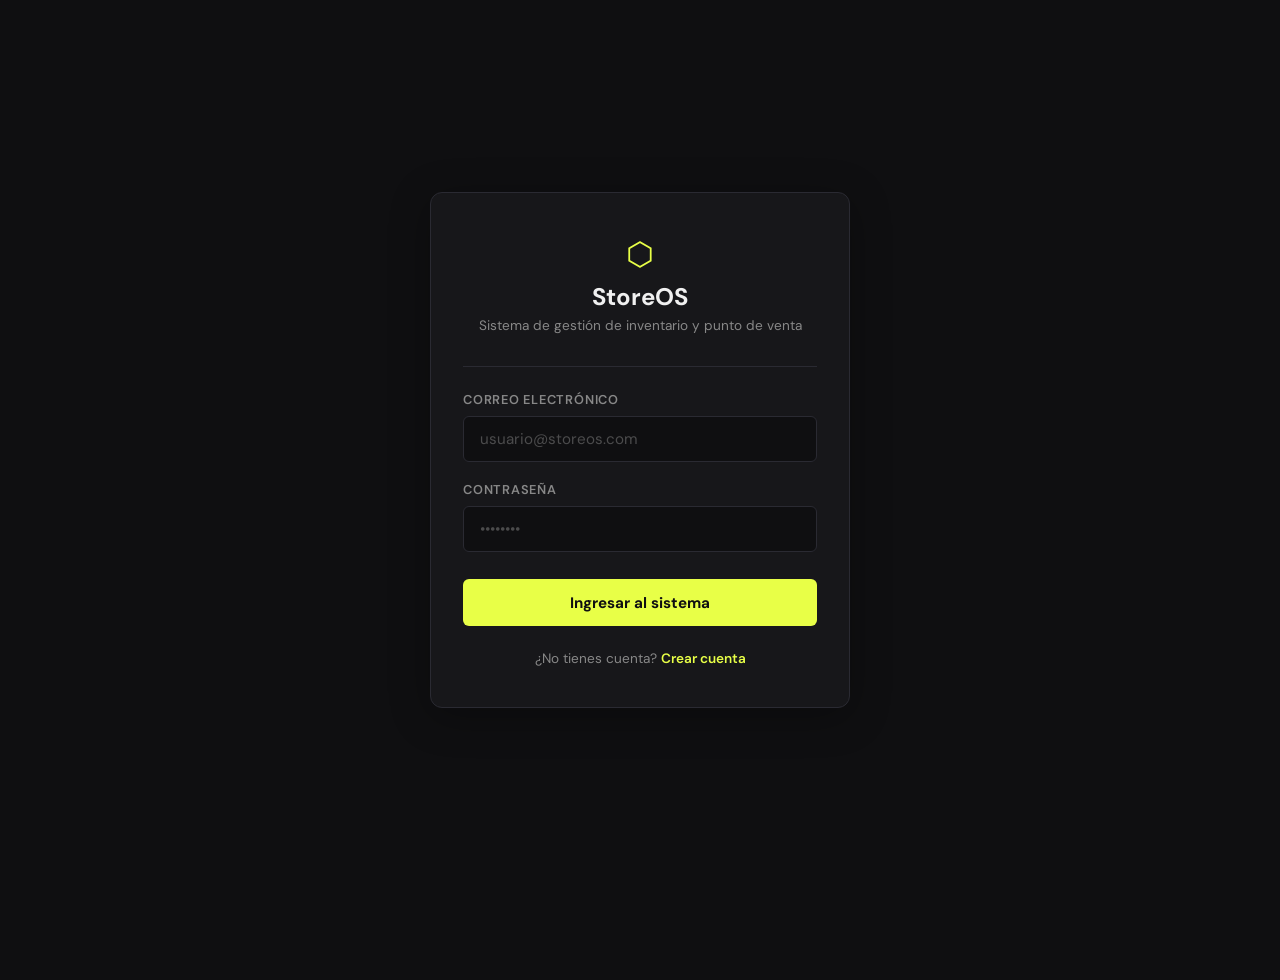
<file: index.html>
<!DOCTYPE html>
<html lang="es">
<head>
  <meta charset="UTF-8">
  <meta name="viewport" content="width=device-width, initial-scale=1.0">
  <title>Panel — StoreOS</title>
  <link rel="stylesheet" href="css/styles.css">
  <style>
    /* ── Panel usuario (bienvenida y sesión) ───────── */
    .panel-user-bar {
      display: flex;
      align-items: center;
      justify-content: space-between;
      gap: 1rem;
      flex-wrap: wrap;
      margin-bottom: 0.5rem;
    }

    .panel-user-info {
      display: flex;
      align-items: center;
      gap: 0.8rem;
    }

    .panel-avatar {
      width: 44px;
      height: 44px;
      background: var(--accent);
      border-radius: 50%;
      display: flex;
      align-items: center;
      justify-content: center;
      font-size: 1.2rem;
      font-weight: 700;
      color: var(--bg);
      flex-shrink: 0;
    }

    .panel-user-name {
      font-size: 1rem;
      font-weight: 600;
      color: var(--text);
    }

    .panel-user-role {
      font-size: 0.78rem;
      color: var(--text-muted);
      margin-top: 0.15rem;
    }

    .btn-logout {
      display: flex;
      align-items: center;
      gap: 0.4rem;
      padding: 0.5rem 1rem;
      background: transparent;
      border: 1px solid var(--border);
      border-radius: calc(var(--radius) / 2);
      color: var(--text-muted);
      font-size: 0.85rem;
      font-family: inherit;
      cursor: pointer;
      transition: border-color 0.2s, color 0.2s;
    }

    .btn-logout:hover {
      border-color: #e07070;
      color: #e07070;
    }

    .panel-admin-section {
      background: var(--surface);
      border: 1px solid var(--border);
      border-radius: var(--radius);
      padding: 1.5rem;
      margin-top: 2rem;
    }

    .panel-admin-section h2 {
      font-size: 1rem;
      font-weight: 700;
      color: var(--text);
      margin: 0 0 1rem;
      display: flex;
      align-items: center;
      gap: 0.5rem;
    }

    .usuarios-table {
      width: 100%;
      border-collapse: collapse;
      font-size: 0.88rem;
    }

    .usuarios-table th {
      text-align: left;
      padding: 0.6rem 0.8rem;
      font-size: 0.75rem;
      font-weight: 600;
      text-transform: uppercase;
      letter-spacing: 0.05em;
      color: var(--text-muted);
      border-bottom: 1px solid var(--border);
    }

    .usuarios-table td {
      padding: 0.7rem 0.8rem;
      color: var(--text);
      border-bottom: 1px solid var(--border);
    }

    .usuarios-table tr:last-child td { border-bottom: none; }

    .usuarios-table tr:hover td {
      background: rgba(255,255,255,0.02);
    }

    .tag-email {
      font-size: 0.78rem;
      color: var(--text-muted);
    }

    .btn-danger-sm {
      padding: 0.3rem 0.7rem;
      font-size: 0.78rem;
      background: transparent;
      border: 1px solid rgba(220,60,60,0.3);
      border-radius: 4px;
      color: #e07070;
      cursor: pointer;
      font-family: inherit;
      transition: background 0.2s;
    }

    .btn-danger-sm:hover { background: rgba(220,60,60,0.1); }

    .sin-usuarios {
      color: var(--text-muted);
      font-size: 0.9rem;
      text-align: center;
      padding: 1.5rem;
    }
  </style>
</head>
<body>

  <nav>
    <a href="panel.html" class="nav-brand">⬡ StoreOS</a>
    <a href="index.html">Dashboard</a>
    <a href="inventario.html">Inventario</a>
    <a href="caja.html">Caja</a>
    <a href="ventas.html">Ventas</a>
  </nav>

  <div class="page-header">
    <div class="panel-user-bar">
      <div class="panel-user-info">
        <div class="panel-avatar" id="avatar-inicial">U</div>
        <div>
          <div class="panel-user-name" id="bienvenida">Cargando...</div>
          <div class="panel-user-role">Usuario registrado · StoreOS</div>
        </div>
      </div>
      <button class="btn-logout" onclick="cerrarSesion()">
        ↩ Cerrar sesión
      </button>
    </div>
    <p>Gestiona tu sesión y los usuarios del sistema</p>
  </div>

  <!-- Accesos rápidos -->
  <div class="dashboard-grid">
    <a href="inventario.html" class="dash-card">
      <div class="dash-icon">📦</div>
      <h2>Inventario</h2>
      <p>Consulta y administra el stock de productos.</p>
      <span class="dash-link">Ir al inventario →</span>
    </a>
    <a href="caja.html" class="dash-card">
      <div class="dash-icon">🛒</div>
      <h2>Caja</h2>
      <p>Registra ventas y genera comprobantes.</p>
      <span class="dash-link">Abrir caja →</span>
    </a>
    <a href="ventas.html" class="dash-card">
      <div class="dash-icon">📊</div>
      <h2>Ventas</h2>
      <p>Revisa el historial de transacciones.</p>
      <span class="dash-link">Ver ventas →</span>
    </a>
  </div>


  <script src="js/panel.js"></script>
</body>
</html>
</file>
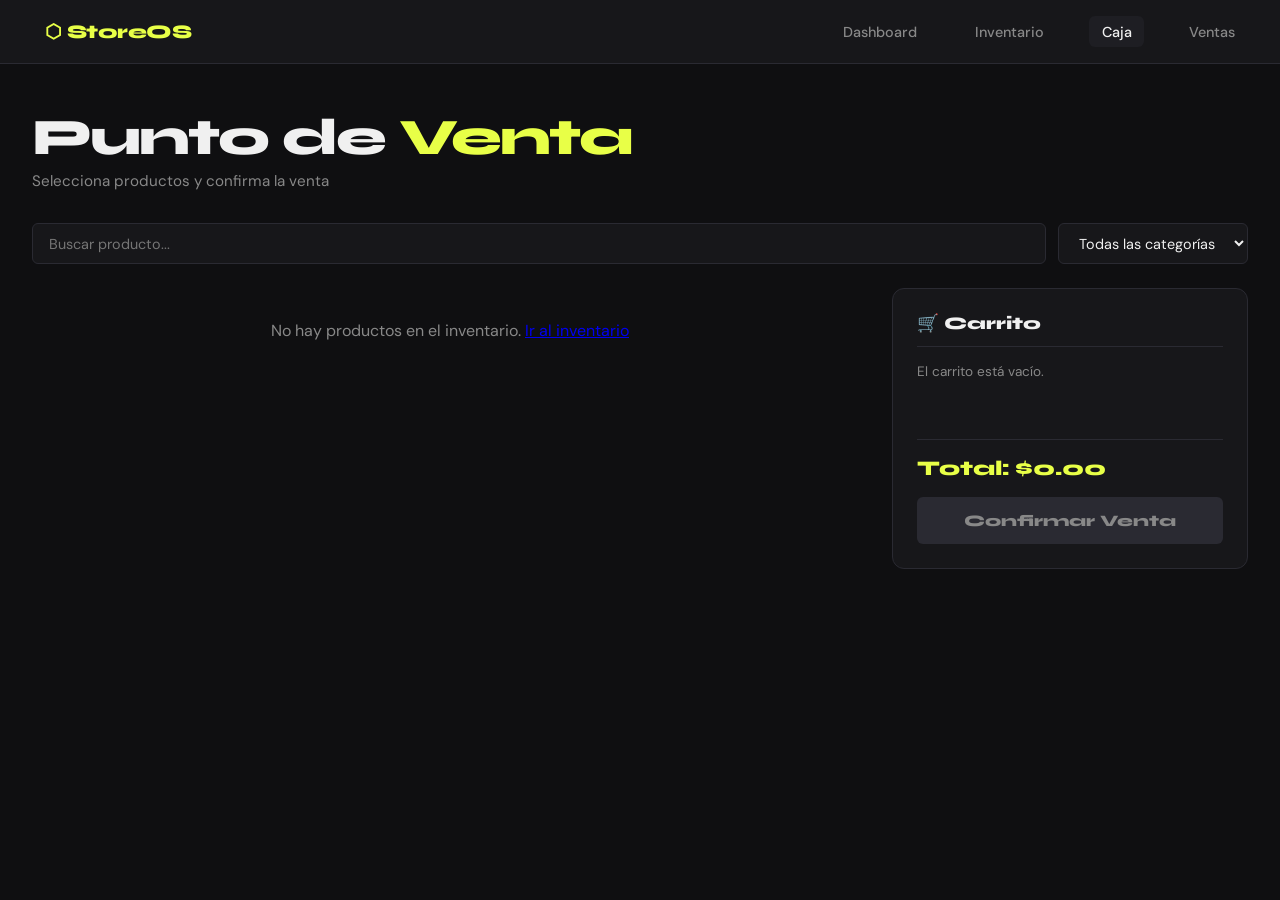
<file: caja.html>
<!DOCTYPE html>
<html lang="es">
<head>
  <meta charset="UTF-8">
  <meta name="viewport" content="width=device-width, initial-scale=1.0">
  <title>Caja — StoreOS</title>
  <link rel="stylesheet" href="css/styles.css">
</head>
<body>

  <nav>
    <a href="index.html" class="nav-brand">⬡ StoreOS</a>
    <a href="index.html">Dashboard</a>
    <a href="inventario.html">Inventario</a>
    <a href="caja.html" class="activo">Caja</a>
    <a href="ventas.html">Ventas</a>
  </nav>

  <div class="page-header">
    <h1>Punto de <span>Venta</span></h1>
    <p>Selecciona productos y confirma la venta</p>
  </div>

  <div class="controles">
    <input type="text" id="buscar-caja" placeholder="Buscar producto..." oninput="buscarProductosCaja()">
    <select id="filtroCategoriaCaja" onchange="filtrarCategoriaCaja()">
      <option value="">Todas las categorías</option>
    </select>
  </div>

  <div class="caja-layout">
    <div class="caja-productos">
      <div id="resultado-caja">
        <p class="sin-resultados">Cargando productos...</p>
      </div>
    </div>

    <div class="caja-sidebar">
      <h2>🛒 Carrito</h2>
      <div id="carrito-lista">
        <p class="carrito-vacio">El carrito está vacío.</p>
      </div>
      <p id="total">Total: $0.00</p>
      <button id="btn-confirmar" onclick="confirmarVenta()" disabled>Confirmar Venta</button>
    </div>
  </div>

  <!-- Modal Comprobante -->
  <div id="modal-comprobante" class="modal-overlay oculto">
    <div class="modal-box">
      <div id="comprobante-contenido"></div>
      <button onclick="cerrarComprobante()">Cerrar</button>
    </div>
  </div>

  <script src="js/caja.js"></script>
</body>
</html>
</file>
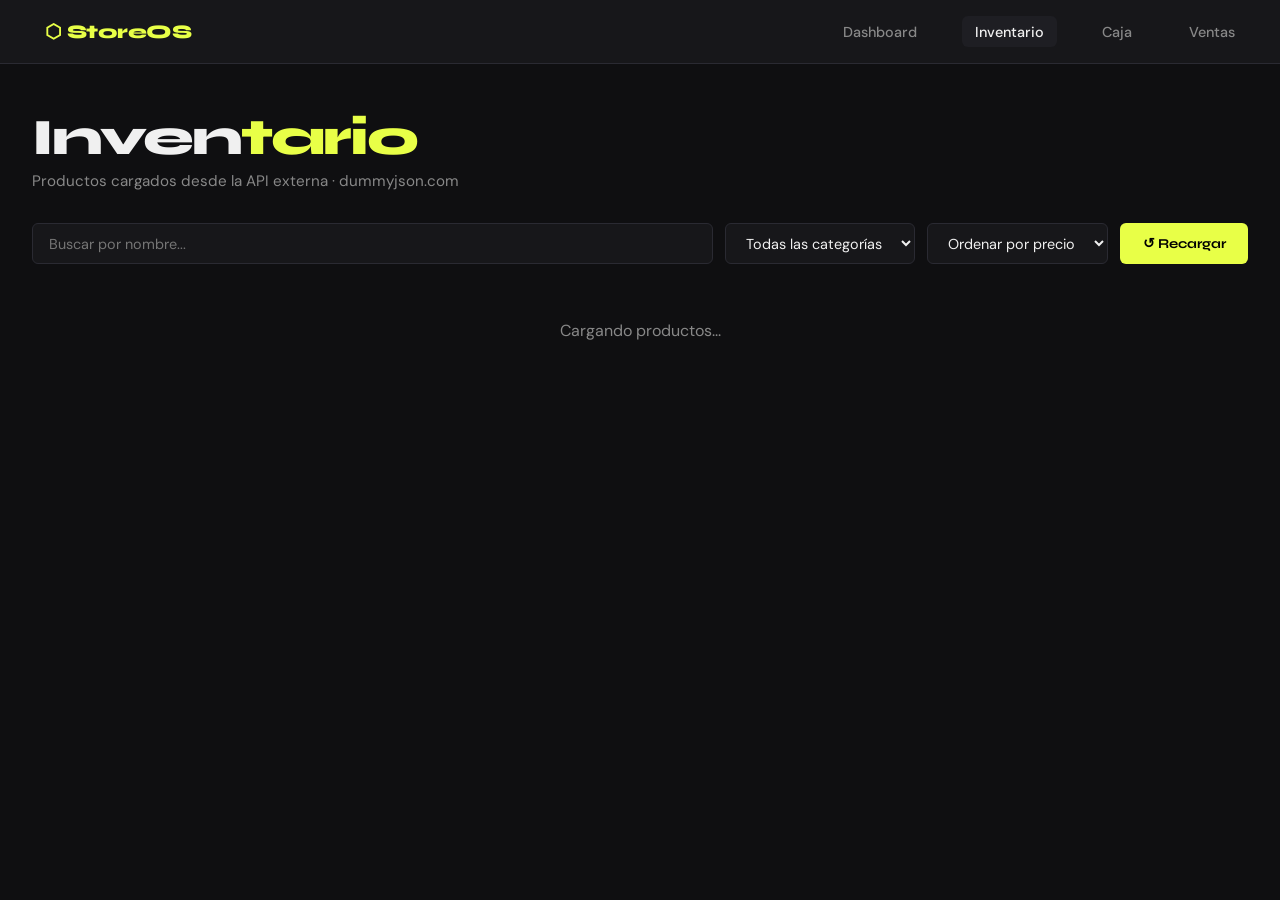
<file: inventario.html>
<!DOCTYPE html>
<html lang="es">
<head>
  <meta charset="UTF-8">
  <meta name="viewport" content="width=device-width, initial-scale=1.0">
  <title>Inventario — StoreOS</title>
  <link rel="stylesheet" href="css/styles.css">
</head>
<body>

  <nav>
    <a href="index.html" class="nav-brand">⬡ StoreOS</a>
    <a href="index.html">Dashboard</a>
    <a href="inventario.html" class="activo">Inventario</a>
    <a href="caja.html">Caja</a>
    <a href="ventas.html">Ventas</a>
  </nav>

  <div class="page-header">
    <h1>Inven<span>tario</span></h1>
    <p>Productos cargados desde la API externa · dummyjson.com</p>
  </div>

  <div class="controles">
    <input type="text" id="buscar" placeholder="Buscar por nombre..." oninput="buscarProductos()">
    <select id="filtroCategoria" onchange="filtrarPorCategoria()">
      <option value="">Todas las categorías</option>
    </select>
    <select id="ordenar" onchange="ordenarProductos()">
      <option value="">Ordenar por precio</option>
      <option value="asc">Menor a mayor</option>
      <option value="desc">Mayor a menor</option>
    </select>
    <button onclick="location.reload()">↺ Recargar</button>
  </div>

  <div id="resultado">
    <p class="sin-resultados">Cargando productos...</p>
  </div>

  <script src="js/api.js"></script>
  <script src="js/inventario.js"></script>
</body>
</html>
</file>
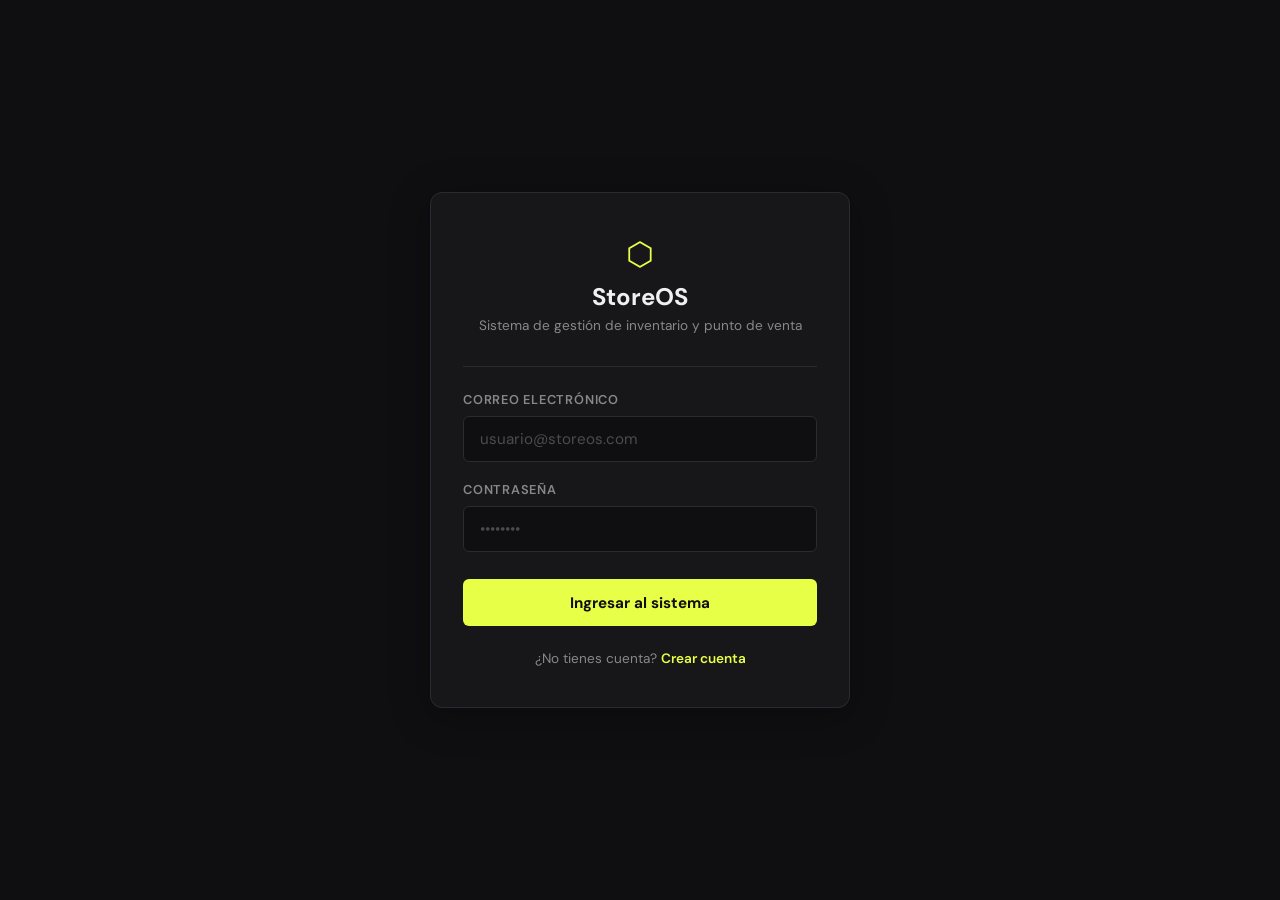
<file: login.html>
<!DOCTYPE html>
<html lang="es">
<head>
  <meta charset="UTF-8">
  <meta name="viewport" content="width=device-width, initial-scale=1.0">
  <title>Login — StoreOS</title>
  <link rel="stylesheet" href="css/styles.css">
  <style>
    /* ── Auth Layout ────────────────────────────────── */
    .auth-wrapper {
      min-height: 100vh;
      display: flex;
      align-items: center;
      justify-content: center;
      padding: 2rem;
    }

    .auth-card {
      background: var(--surface);
      border: 1px solid var(--border);
      border-radius: var(--radius);
      padding: 2.5rem 2rem;
      width: 100%;
      max-width: 420px;
      box-shadow: 0 8px 40px rgba(0,0,0,0.3);
    }

    .auth-brand {
      text-align: center;
      margin-bottom: 2rem;
    }

    .auth-brand .logo {
      font-size: 2rem;
      color: var(--accent);
      display: block;
      margin-bottom: 0.4rem;
    }

    .auth-brand h1 {
      font-size: 1.5rem;
      font-weight: 700;
      color: var(--text);
      margin: 0 0 0.3rem;
    }

    .auth-brand p {
      font-size: 0.85rem;
      color: var(--text-muted);
      margin: 0;
    }

    .auth-divider {
      height: 1px;
      background: var(--border);
      margin: 1.5rem 0;
    }

    .form-group {
      margin-bottom: 1.2rem;
    }

    .form-group label {
      display: block;
      font-size: 0.8rem;
      font-weight: 600;
      text-transform: uppercase;
      letter-spacing: 0.06em;
      color: var(--text-muted);
      margin-bottom: 0.5rem;
    }

    .form-group input {
      width: 100%;
      padding: 0.75rem 1rem;
      background: var(--bg);
      border: 1px solid var(--border);
      border-radius: calc(var(--radius) / 2);
      color: var(--text);
      font-size: 0.95rem;
      font-family: inherit;
      transition: border-color 0.2s;
      box-sizing: border-box;
    }

    .form-group input:focus {
      outline: none;
      border-color: var(--accent);
    }

    .form-group input::placeholder {
      color: var(--text-muted);
      opacity: 0.5;
    }

    .btn-auth {
      width: 100%;
      padding: 0.85rem;
      background: var(--accent);
      color: var(--bg);
      border: none;
      border-radius: calc(var(--radius) / 2);
      font-size: 0.95rem;
      font-weight: 700;
      font-family: inherit;
      cursor: pointer;
      transition: opacity 0.2s, transform 0.1s;
      margin-top: 0.5rem;
    }

    .btn-auth:hover { opacity: 0.88; }
    .btn-auth:active { transform: scale(0.98); }

    .auth-mensaje {
      margin-top: 1rem;
      padding: 0.7rem 1rem;
      border-radius: calc(var(--radius) / 2);
      font-size: 0.88rem;
      text-align: center;
      display: none;
    }

    .auth-mensaje.error {
      display: block;
      background: rgba(220, 60, 60, 0.12);
      border: 1px solid rgba(220, 60, 60, 0.3);
      color: #e07070;
    }

    .auth-mensaje.success {
      display: block;
      background: rgba(80, 180, 100, 0.12);
      border: 1px solid rgba(80, 180, 100, 0.3);
      color: #70c880;
    }

    .auth-footer {
      text-align: center;
      margin-top: 1.5rem;
      font-size: 0.85rem;
      color: var(--text-muted);
    }

    .auth-footer a {
      color: var(--accent);
      text-decoration: none;
      font-weight: 600;
    }

    .auth-footer a:hover { text-decoration: underline; }
  </style>
</head>
<body>

  <div class="auth-wrapper">
    <div class="auth-card">
      <div class="auth-brand">
        <span class="logo">⬡</span>
        <h1>StoreOS</h1>
        <p>Sistema de gestión de inventario y punto de venta</p>
      </div>

      <div class="auth-divider"></div>

      <div class="form-group">
        <label for="email">Correo electrónico</label>
        <input type="email" id="email" placeholder="usuario@storeos.com" autocomplete="email">
      </div>

      <div class="form-group">
        <label for="password">Contraseña</label>
        <input type="password" id="password" placeholder="••••••••" autocomplete="current-password"
          onkeydown="if(event.key==='Enter') login()">
      </div>

      <button class="btn-auth" onclick="login()">Ingresar al sistema</button>

      <p id="mensaje" class="auth-mensaje"></p>

      <div class="auth-footer">
        ¿No tienes cuenta? <a href="registro.html">Crear cuenta</a>
      </div>
    </div>
  </div>

  <script src="js/login.js"></script>
</body>
</html>
</file>
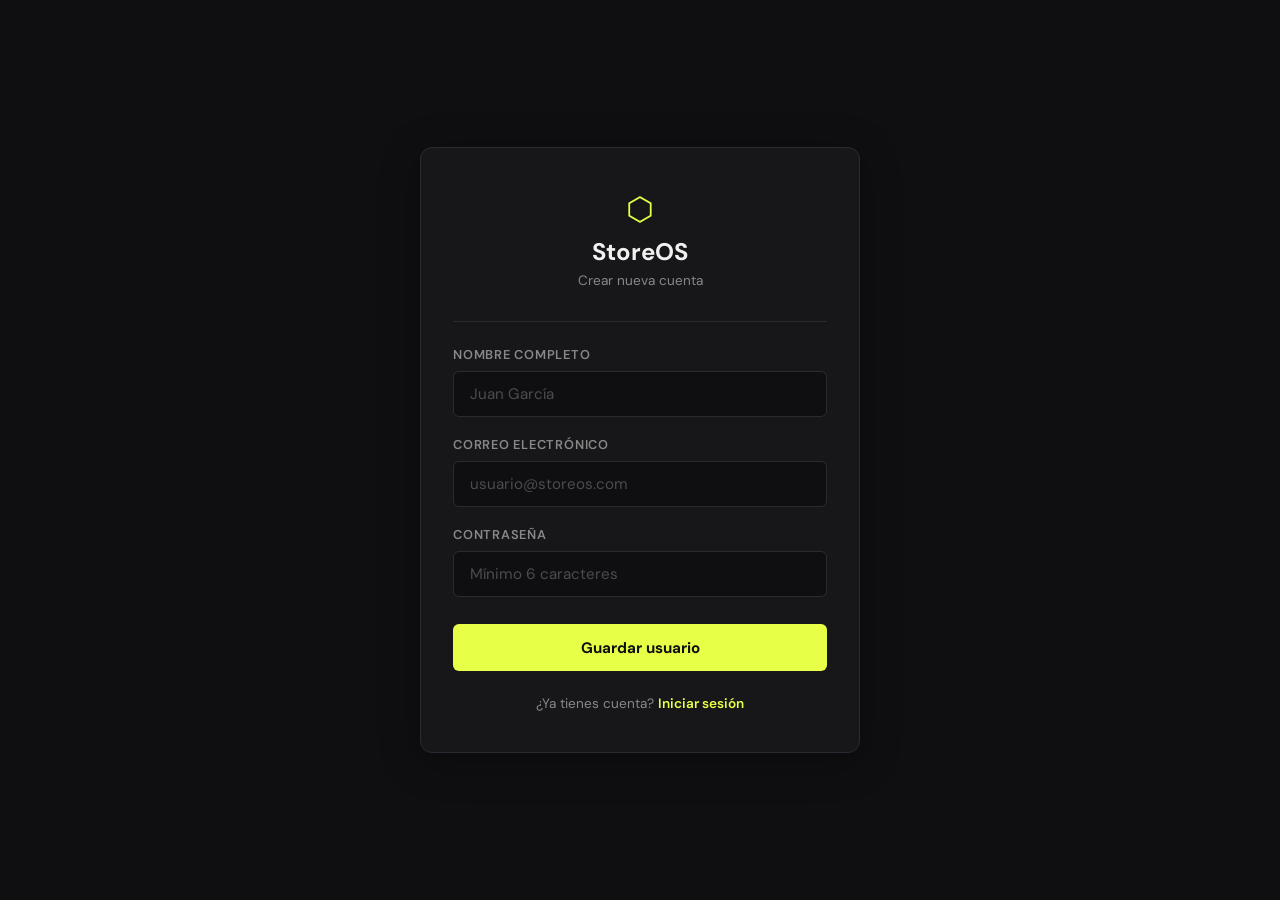
<file: registro.html>
<!DOCTYPE html>
<html lang="es">
<head>
  <meta charset="UTF-8">
  <meta name="viewport" content="width=device-width, initial-scale=1.0">
  <title>Registro — StoreOS</title>
  <link rel="stylesheet" href="css/styles.css">
  <style>
    /* ── Auth Layout (mismo que login) ─────────────── */
    .auth-wrapper {
      min-height: 100vh;
      display: flex;
      align-items: center;
      justify-content: center;
      padding: 2rem;
    }

    .auth-card {
      background: var(--surface);
      border: 1px solid var(--border);
      border-radius: var(--radius);
      padding: 2.5rem 2rem;
      width: 100%;
      max-width: 440px;
      box-shadow: 0 8px 40px rgba(0,0,0,0.3);
    }

    .auth-brand {
      text-align: center;
      margin-bottom: 2rem;
    }

    .auth-brand .logo {
      font-size: 2rem;
      color: var(--accent);
      display: block;
      margin-bottom: 0.4rem;
    }

    .auth-brand h1 {
      font-size: 1.5rem;
      font-weight: 700;
      color: var(--text);
      margin: 0 0 0.3rem;
    }

    .auth-brand p {
      font-size: 0.85rem;
      color: var(--text-muted);
      margin: 0;
    }

    .auth-divider {
      height: 1px;
      background: var(--border);
      margin: 1.5rem 0;
    }

    .form-group {
      margin-bottom: 1.2rem;
    }

    .form-group label {
      display: block;
      font-size: 0.8rem;
      font-weight: 600;
      text-transform: uppercase;
      letter-spacing: 0.06em;
      color: var(--text-muted);
      margin-bottom: 0.5rem;
    }

    .form-group input {
      width: 100%;
      padding: 0.75rem 1rem;
      background: var(--bg);
      border: 1px solid var(--border);
      border-radius: calc(var(--radius) / 2);
      color: var(--text);
      font-size: 0.95rem;
      font-family: inherit;
      transition: border-color 0.2s;
      box-sizing: border-box;
    }

    .form-group input:focus {
      outline: none;
      border-color: var(--accent);
    }

    .form-group input::placeholder {
      color: var(--text-muted);
      opacity: 0.5;
    }

    .btn-auth {
      width: 100%;
      padding: 0.85rem;
      background: var(--accent);
      color: var(--bg);
      border: none;
      border-radius: calc(var(--radius) / 2);
      font-size: 0.95rem;
      font-weight: 700;
      font-family: inherit;
      cursor: pointer;
      transition: opacity 0.2s, transform 0.1s;
      margin-top: 0.5rem;
    }

    .btn-auth:hover { opacity: 0.88; }
    .btn-auth:active { transform: scale(0.98); }

    .btn-auth-outline {
      width: 100%;
      padding: 0.75rem;
      background: transparent;
      color: var(--text-muted);
      border: 1px solid var(--border);
      border-radius: calc(var(--radius) / 2);
      font-size: 0.9rem;
      font-family: inherit;
      cursor: pointer;
      transition: border-color 0.2s, color 0.2s;
      margin-top: 0.5rem;
    }

    .btn-auth-outline:hover {
      border-color: var(--accent);
      color: var(--accent);
    }

    .auth-mensaje {
      margin-top: 1rem;
      padding: 0.7rem 1rem;
      border-radius: calc(var(--radius) / 2);
      font-size: 0.88rem;
      text-align: center;
      display: none;
    }

    .auth-mensaje.error {
      display: block;
      background: rgba(220, 60, 60, 0.12);
      border: 1px solid rgba(220, 60, 60, 0.3);
      color: #e07070;
    }

    .auth-mensaje.success {
      display: block;
      background: rgba(80, 180, 100, 0.12);
      border: 1px solid rgba(80, 180, 100, 0.3);
      color: #70c880;
    }

    .auth-footer {
      text-align: center;
      margin-top: 1.5rem;
      font-size: 0.85rem;
      color: var(--text-muted);
    }

    .auth-footer a {
      color: var(--accent);
      text-decoration: none;
      font-weight: 600;
    }

    .auth-footer a:hover { text-decoration: underline; }

    /* ── Lista de usuarios (modo edición) ─────────── */
    .usuarios-section {
      margin-top: 1.5rem;
    }

    .usuarios-section h3 {
      font-size: 0.8rem;
      font-weight: 600;
      text-transform: uppercase;
      letter-spacing: 0.06em;
      color: var(--text-muted);
      margin: 0 0 0.8rem;
    }

    .usuario-item {
      display: flex;
      align-items: center;
      justify-content: space-between;
      gap: 0.5rem;
      padding: 0.6rem 0.8rem;
      background: var(--bg);
      border: 1px solid var(--border);
      border-radius: calc(var(--radius) / 2);
      margin-bottom: 0.5rem;
    }

    .usuario-info { flex: 1; min-width: 0; }

    .usuario-nombre {
      font-size: 0.9rem;
      font-weight: 600;
      color: var(--text);
      white-space: nowrap;
      overflow: hidden;
      text-overflow: ellipsis;
    }

    .usuario-email {
      font-size: 0.78rem;
      color: var(--text-muted);
      white-space: nowrap;
      overflow: hidden;
      text-overflow: ellipsis;
    }

    .usuario-acciones {
      display: flex;
      gap: 0.4rem;
      flex-shrink: 0;
    }

    .btn-editar, .btn-eliminar {
      padding: 0.3rem 0.6rem;
      font-size: 0.75rem;
      border-radius: 4px;
      cursor: pointer;
      font-family: inherit;
      transition: background 0.2s;
    }

    .btn-editar {
      background: transparent;
      border: 1px solid var(--border);
      color: var(--text-muted);
    }

    .btn-editar:hover { border-color: var(--accent); color: var(--accent); }

    .btn-eliminar {
      background: transparent;
      border: 1px solid rgba(220,60,60,0.3);
      color: #e07070;
    }

    .btn-eliminar:hover { background: rgba(220,60,60,0.1); }

    .sin-usuarios {
      font-size: 0.85rem;
      color: var(--text-muted);
      text-align: center;
      padding: 0.8rem;
    }
  </style>
</head>
<body>

  <div class="auth-wrapper">
    <div class="auth-card">
      <div class="auth-brand">
        <span class="logo">⬡</span>
        <h1>StoreOS</h1>
        <p id="form-titulo">Crear nueva cuenta</p>
      </div>

      <div class="auth-divider"></div>

      <input type="hidden" id="id">

      <div class="form-group">
        <label for="nombre">Nombre completo</label>
        <input type="text" id="nombre" placeholder="Juan García">
      </div>

      <div class="form-group">
        <label for="email">Correo electrónico</label>
        <input type="email" id="email" placeholder="usuario@storeos.com">
      </div>

      <div class="form-group">
        <label for="password">Contraseña</label>
        <input type="password" id="password" placeholder="Mínimo 6 caracteres">
      </div>

      <button class="btn-auth" onclick="guardarUsuario()">Guardar usuario</button>
      <button class="btn-auth-outline" id="btn-cancelar" onclick="cancelarEdicion()" style="display:none">Cancelar edición</button>

      <p id="mensaje" class="auth-mensaje"></p>


      <div class="auth-footer">
        ¿Ya tienes cuenta? <a href="login.html">Iniciar sesión</a>
      </div>
    </div>
  </div>

  <script src="js/usuarios.js"></script>
</body>
</html>
</file>
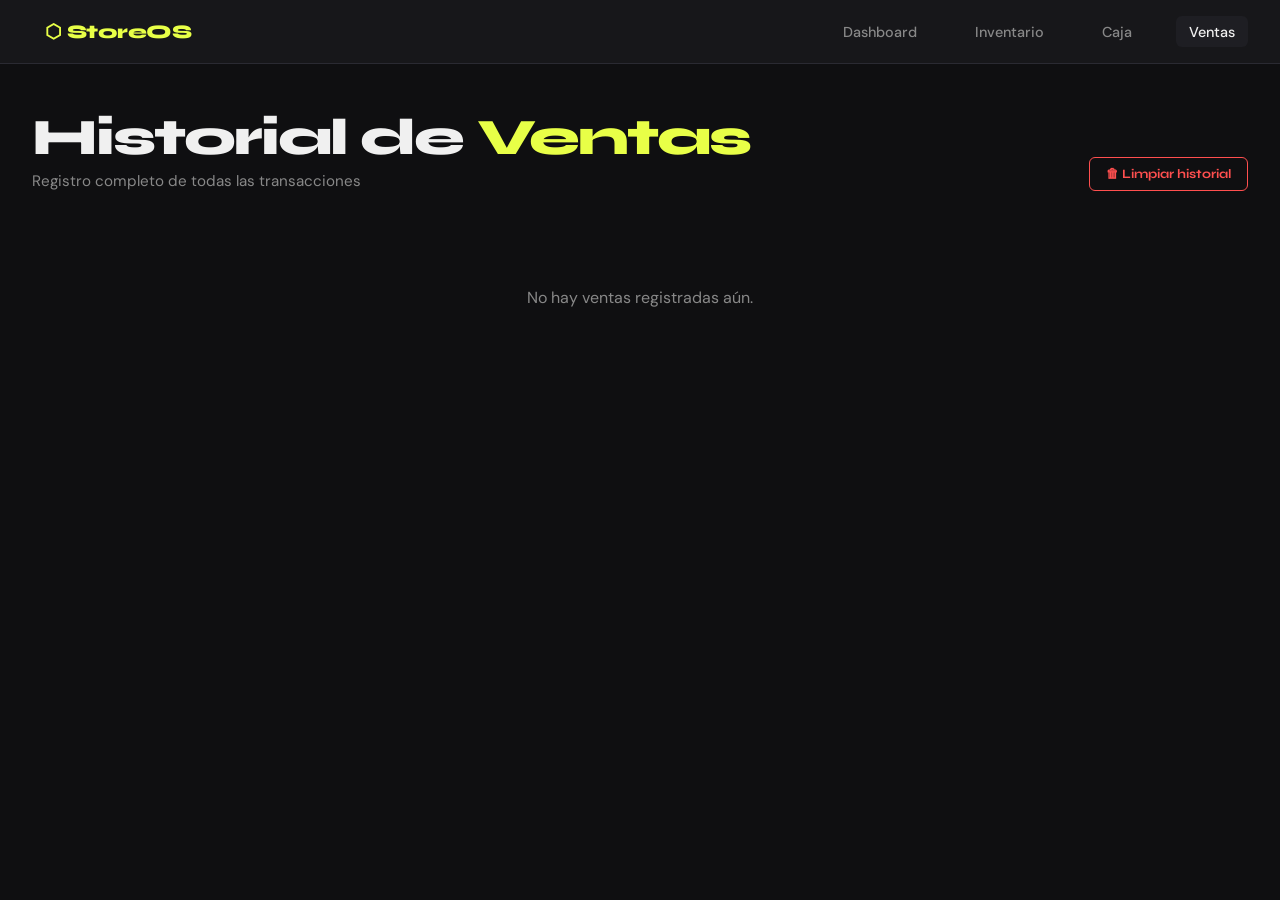
<file: ventas.html>
<!DOCTYPE html>
<html lang="es">
<head>
  <meta charset="UTF-8">
  <meta name="viewport" content="width=device-width, initial-scale=1.0">
  <title>Ventas — StoreOS</title>
  <link rel="stylesheet" href="css/styles.css">
</head>
<body>

  <nav>
    <a href="index.html" class="nav-brand">⬡ StoreOS</a>
    <a href="index.html">Dashboard</a>
    <a href="inventario.html">Inventario</a>
    <a href="caja.html">Caja</a>
    <a href="ventas.html" class="activo">Ventas</a>
  </nav>

  <div class="page-header" style="display:flex; align-items:flex-end; justify-content:space-between; flex-wrap:wrap; gap:1rem;">
    <div>
      <h1>Historial de <span>Ventas</span></h1>
      <p>Registro completo de todas las transacciones</p>
    </div>
    <button class="btn-peligro" onclick="limpiarHistorial()">🗑 Limpiar historial</button>
  </div>

  <div class="main-content">
    <div id="resumen-ventas"></div>
    <div id="historial-ventas">
      <p class="sin-resultados">Cargando historial...</p>
    </div>
  </div>

  <script src="js/ventas.js"></script>
</body>
</html>
</file>
<file: css/styles.css>
@import url('https://fonts.googleapis.com/css2?family=Syne:wght@400;600;700;800&family=DM+Sans:ital,wght@0,300;0,400;0,500;1,300&display=swap');

:root {
  --bg: #0f0f11;
  --surface: #17171a;
  --surface2: #1e1e23;
  --border: #2a2a32;
  --accent: #e8ff47;
  --accent2: #47c4ff;
  --danger: #ff4f4f;
  --text: #f0f0f0;
  --text-muted: #888;
  --radius: 12px;
  --radius-sm: 6px;
  --shadow: 0 4px 24px rgba(0,0,0,0.4);
}

*, *::before, *::after { box-sizing: border-box; margin: 0; padding: 0; }

body {
  font-family: 'DM Sans', sans-serif;
  background: var(--bg);
  color: var(--text);
  min-height: 100vh;
}

/* ─── NAV ─── */
nav {
  background: var(--surface);
  border-bottom: 1px solid var(--border);
  padding: 0 2rem;
  display: flex;
  align-items: center;
  gap: 2rem;
  height: 64px;
  position: sticky;
  top: 0;
  z-index: 100;
}

.nav-brand {
  font-family: 'Syne', sans-serif;
  font-weight: 800;
  font-size: 1.2rem;
  color: var(--accent);
  text-decoration: none;
  letter-spacing: -0.5px;
  margin-right: auto;
}

nav a {
  color: var(--text-muted);
  text-decoration: none;
  font-size: 0.9rem;
  font-weight: 500;
  padding: 0.4rem 0.8rem;
  border-radius: var(--radius-sm);
  transition: all 0.2s;
}

nav a:hover, nav a.activo {
  color: var(--text);
  background: var(--surface2);
}

/* ─── HERO / HEADER ─── */
.page-header {
  padding: 3rem 2rem 2rem;
  max-width: 1400px;
  margin: 0 auto;
}

.page-header h1 {
  font-family: 'Syne', sans-serif;
  font-size: clamp(2rem, 4vw, 3.5rem);
  font-weight: 800;
  line-height: 1;
  letter-spacing: -2px;
}

.page-header h1 span { color: var(--accent); }

.page-header p {
  color: var(--text-muted);
  margin-top: 0.5rem;
  font-size: 0.95rem;
}

/* ─── CONTROLES ─── */
.controles {
  display: flex;
  flex-wrap: wrap;
  gap: 0.75rem;
  padding: 0 2rem 1.5rem;
  max-width: 1400px;
  margin: 0 auto;
}

.controles input,
.controles select {
  background: var(--surface);
  border: 1px solid var(--border);
  color: var(--text);
  padding: 0.6rem 1rem;
  border-radius: var(--radius-sm);
  font-family: inherit;
  font-size: 0.9rem;
  outline: none;
  transition: border-color 0.2s;
}

.controles input:focus,
.controles select:focus {
  border-color: var(--accent);
}

.controles input { min-width: 220px; flex: 1; }

.controles button {
  background: var(--accent);
  color: #000;
  border: none;
  padding: 0.6rem 1.4rem;
  border-radius: var(--radius-sm);
  font-family: 'Syne', sans-serif;
  font-weight: 700;
  font-size: 0.85rem;
  cursor: pointer;
  transition: opacity 0.2s;
}

.controles button:hover { opacity: 0.85; }

/* ─── GRID PRODUCTOS ─── */
#resultado, #resultado-caja {
  display: grid;
  grid-template-columns: repeat(auto-fill, minmax(220px, 1fr));
  gap: 1rem;
  padding: 0 2rem 3rem;
  max-width: 1400px;
  margin: 0 auto;
}

.producto-card {
  background: var(--surface);
  border: 1px solid var(--border);
  border-radius: var(--radius);
  overflow: hidden;
  display: flex;
  flex-direction: column;
  transition: transform 0.2s, border-color 0.2s;
}

.producto-card:hover {
  transform: translateY(-3px);
  border-color: var(--accent);
}

.producto-card.agotado { opacity: 0.5; }

.producto-card img {
  width: 100%;
  height: 160px;
  object-fit: cover;
  background: var(--surface2);
}

.producto-info {
  padding: 1rem;
  display: flex;
  flex-direction: column;
  gap: 0.4rem;
  flex: 1;
}

.producto-categoria {
  font-size: 0.7rem;
  font-weight: 600;
  text-transform: uppercase;
  letter-spacing: 1px;
  color: var(--accent2);
}

.producto-info h3 {
  font-family: 'Syne', sans-serif;
  font-size: 0.95rem;
  font-weight: 700;
  line-height: 1.2;
}

.producto-descripcion {
  font-size: 0.8rem;
  color: var(--text-muted);
  line-height: 1.4;
  flex: 1;
}

.producto-footer {
  display: flex;
  justify-content: space-between;
  align-items: center;
  margin-top: 0.5rem;
}

.producto-precio {
  font-family: 'Syne', sans-serif;
  font-size: 1.1rem;
  font-weight: 800;
  color: var(--accent);
}

.producto-stock {
  font-size: 0.75rem;
  color: var(--text-muted);
}

.producto-stock.sin-stock { color: var(--danger); }

.producto-id {
  font-size: 0.7rem;
  color: var(--border);
}

.producto-card button {
  margin: 0.75rem 1rem 1rem;
  background: var(--accent);
  color: #000;
  border: none;
  padding: 0.5rem;
  border-radius: var(--radius-sm);
  font-family: 'Syne', sans-serif;
  font-weight: 700;
  font-size: 0.85rem;
  cursor: pointer;
  transition: opacity 0.2s;
}

.producto-card button:hover { opacity: 0.85; }
.producto-card button:disabled {
  background: var(--border);
  color: var(--text-muted);
  cursor: not-allowed;
}

/* ─── LAYOUT CAJA ─── */
.caja-layout {
  display: grid;
  grid-template-columns: 1fr 380px;
  gap: 0;
  max-width: 1400px;
  margin: 0 auto;
  padding: 0 2rem 3rem;
  align-items: start;
}

.caja-productos { min-width: 0; }
.caja-productos #resultado-caja { padding: 0; margin: 0; }

.caja-sidebar {
  position: sticky;
  top: 80px;
  background: var(--surface);
  border: 1px solid var(--border);
  border-radius: var(--radius);
  padding: 1.5rem;
  margin-left: 1.5rem;
}

.caja-sidebar h2 {
  font-family: 'Syne', sans-serif;
  font-weight: 800;
  font-size: 1.1rem;
  margin-bottom: 1rem;
  padding-bottom: 0.75rem;
  border-bottom: 1px solid var(--border);
}

#carrito-lista { display: flex; flex-direction: column; gap: 0.75rem; min-height: 60px; }

.carrito-vacio { color: var(--text-muted); font-size: 0.85rem; }

.carrito-item {
  background: var(--surface2);
  border-radius: var(--radius-sm);
  padding: 0.75rem;
  display: flex;
  flex-direction: column;
  gap: 0.5rem;
}

.carrito-item-info {
  display: flex;
  justify-content: space-between;
  align-items: flex-start;
  gap: 0.5rem;
}

.carrito-nombre {
  font-size: 0.85rem;
  font-weight: 500;
  line-height: 1.3;
}

.carrito-precio-unit {
  font-size: 0.75rem;
  color: var(--text-muted);
  white-space: nowrap;
}

.carrito-item-controls {
  display: flex;
  align-items: center;
  gap: 0.5rem;
}

.input-cantidad {
  width: 60px;
  background: var(--surface);
  border: 1px solid var(--border);
  color: var(--text);
  padding: 0.3rem 0.5rem;
  border-radius: var(--radius-sm);
  font-family: inherit;
  font-size: 0.85rem;
  text-align: center;
}

.carrito-subtotal {
  margin-left: auto;
  font-family: 'Syne', sans-serif;
  font-weight: 700;
  font-size: 0.9rem;
  color: var(--accent);
}

.btn-eliminar {
  background: transparent;
  border: none;
  color: var(--danger);
  cursor: pointer;
  font-size: 0.85rem;
  padding: 0.2rem;
  transition: opacity 0.2s;
}

.btn-eliminar:hover { opacity: 0.7; }

#total {
  font-family: 'Syne', sans-serif;
  font-size: 1.3rem;
  font-weight: 800;
  color: var(--accent);
  margin: 1rem 0;
  padding-top: 1rem;
  border-top: 1px solid var(--border);
}

#btn-confirmar {
  width: 100%;
  background: var(--accent);
  color: #000;
  border: none;
  padding: 0.85rem;
  border-radius: var(--radius-sm);
  font-family: 'Syne', sans-serif;
  font-weight: 800;
  font-size: 1rem;
  cursor: pointer;
  transition: opacity 0.2s;
}

#btn-confirmar:hover { opacity: 0.85; }
#btn-confirmar:disabled {
  background: var(--border);
  color: var(--text-muted);
  cursor: not-allowed;
}

/* ─── MODAL COMPROBANTE ─── */
.modal-overlay {
  position: fixed;
  inset: 0;
  background: rgba(0,0,0,0.7);
  display: flex;
  align-items: center;
  justify-content: center;
  z-index: 999;
  backdrop-filter: blur(4px);
}

.modal-overlay.oculto { display: none; }

.modal-box {
  background: var(--surface);
  border: 1px solid var(--border);
  border-radius: var(--radius);
  padding: 2rem;
  width: min(500px, 90vw);
  max-height: 80vh;
  overflow-y: auto;
}

.modal-box h3 {
  font-family: 'Syne', sans-serif;
  font-size: 1.3rem;
  font-weight: 800;
  margin-bottom: 1rem;
}

.modal-box hr {
  border: none;
  border-top: 1px solid var(--border);
  margin: 1rem 0;
}

.tabla-comprobante, .tabla-venta {
  width: 100%;
  border-collapse: collapse;
  font-size: 0.85rem;
  margin: 0.5rem 0;
}

.tabla-comprobante th, .tabla-venta th {
  text-align: left;
  color: var(--text-muted);
  font-weight: 500;
  padding: 0.4rem 0.5rem;
  border-bottom: 1px solid var(--border);
}

.tabla-comprobante td, .tabla-venta td {
  padding: 0.5rem;
  border-bottom: 1px solid var(--border);
}

.total-comprobante {
  font-family: 'Syne', sans-serif;
  font-size: 1.2rem;
  font-weight: 800;
  color: var(--accent);
  margin-top: 0.5rem;
}

.modal-box button {
  margin-top: 1.5rem;
  width: 100%;
  background: var(--surface2);
  color: var(--text);
  border: 1px solid var(--border);
  padding: 0.75rem;
  border-radius: var(--radius-sm);
  font-family: 'Syne', sans-serif;
  font-weight: 700;
  cursor: pointer;
  transition: background 0.2s;
}

.modal-box button:hover { background: var(--border); }

/* ─── VENTAS / HISTORIAL ─── */
.main-content {
  max-width: 1100px;
  margin: 0 auto;
  padding: 0 2rem 3rem;
}

#resumen-ventas {
  display: flex;
  gap: 1rem;
  margin-bottom: 2rem;
  flex-wrap: wrap;
}

.resumen-card {
  background: var(--surface);
  border: 1px solid var(--border);
  border-radius: var(--radius);
  padding: 1.25rem 1.75rem;
  display: flex;
  flex-direction: column;
  gap: 0.25rem;
  flex: 1;
  min-width: 160px;
}

.resumen-label {
  font-size: 0.75rem;
  color: var(--text-muted);
  text-transform: uppercase;
  letter-spacing: 1px;
}

.resumen-valor {
  font-family: 'Syne', sans-serif;
  font-size: 1.8rem;
  font-weight: 800;
  color: var(--accent);
}

#historial-ventas { display: flex; flex-direction: column; gap: 1rem; }

.venta-card {
  background: var(--surface);
  border: 1px solid var(--border);
  border-radius: var(--radius);
  overflow: hidden;
}

.venta-header {
  display: flex;
  align-items: center;
  gap: 1rem;
  padding: 1rem 1.25rem;
  background: var(--surface2);
  flex-wrap: wrap;
}

.venta-id {
  font-family: 'Syne', sans-serif;
  font-weight: 700;
  font-size: 0.9rem;
}

.venta-fecha {
  color: var(--text-muted);
  font-size: 0.8rem;
  flex: 1;
}

.venta-total {
  font-family: 'Syne', sans-serif;
  font-weight: 800;
  color: var(--accent);
  font-size: 1rem;
}

.tabla-venta { padding: 0 1.25rem 1.25rem; }
.venta-card table { margin: 0; padding: 1rem 1.25rem; width: calc(100% - 2.5rem); margin: 0 auto 1rem; }

/* ─── INDEX / DASHBOARD ─── */
.dashboard-grid {
  display: grid;
  grid-template-columns: repeat(auto-fit, minmax(280px, 1fr));
  gap: 1.5rem;
  padding: 0 2rem 3rem;
  max-width: 1200px;
  margin: 0 auto;
}

.dash-card {
  background: var(--surface);
  border: 1px solid var(--border);
  border-radius: var(--radius);
  padding: 2rem;
  text-decoration: none;
  color: inherit;
  display: flex;
  flex-direction: column;
  gap: 1rem;
  transition: all 0.2s;
  position: relative;
  overflow: hidden;
}

.dash-card::before {
  content: '';
  position: absolute;
  top: 0; left: 0; right: 0;
  height: 3px;
  background: var(--accent);
  transform: scaleX(0);
  transition: transform 0.3s;
}

.dash-card:hover { transform: translateY(-4px); border-color: var(--accent); }
.dash-card:hover::before { transform: scaleX(1); }

.dash-icon {
  font-size: 2.5rem;
  line-height: 1;
}

.dash-card h2 {
  font-family: 'Syne', sans-serif;
  font-weight: 800;
  font-size: 1.3rem;
}

.dash-card p { color: var(--text-muted); font-size: 0.9rem; line-height: 1.5; }

.dash-link {
  font-family: 'Syne', sans-serif;
  font-size: 0.8rem;
  font-weight: 700;
  color: var(--accent);
  letter-spacing: 0.5px;
}

.dashboard-stats {
  display: flex;
  gap: 1rem;
  padding: 1rem 2rem 2rem;
  max-width: 1200px;
  margin: 0 auto;
  flex-wrap: wrap;
}

/* ─── UTILIDADES ─── */
.sin-resultados {
  grid-column: 1/-1;
  color: var(--text-muted);
  padding: 2rem;
  text-align: center;
}

.btn-peligro {
  background: transparent;
  border: 1px solid var(--danger);
  color: var(--danger);
  padding: 0.5rem 1rem;
  border-radius: var(--radius-sm);
  font-family: 'Syne', sans-serif;
  font-weight: 700;
  font-size: 0.8rem;
  cursor: pointer;
  transition: all 0.2s;
}

.btn-peligro:hover {
  background: var(--danger);
  color: #fff;
}

@media (max-width: 768px) {
  .caja-layout { grid-template-columns: 1fr; }
  .caja-sidebar { position: static; margin-left: 0; margin-top: 1.5rem; }
  nav { gap: 1rem; padding: 0 1rem; }
  .page-header, .controles, #resultado, #resultado-caja, .main-content, .dashboard-grid, .dashboard-stats {
    padding-left: 1rem;
    padding-right: 1rem;
  }
}
</file>
